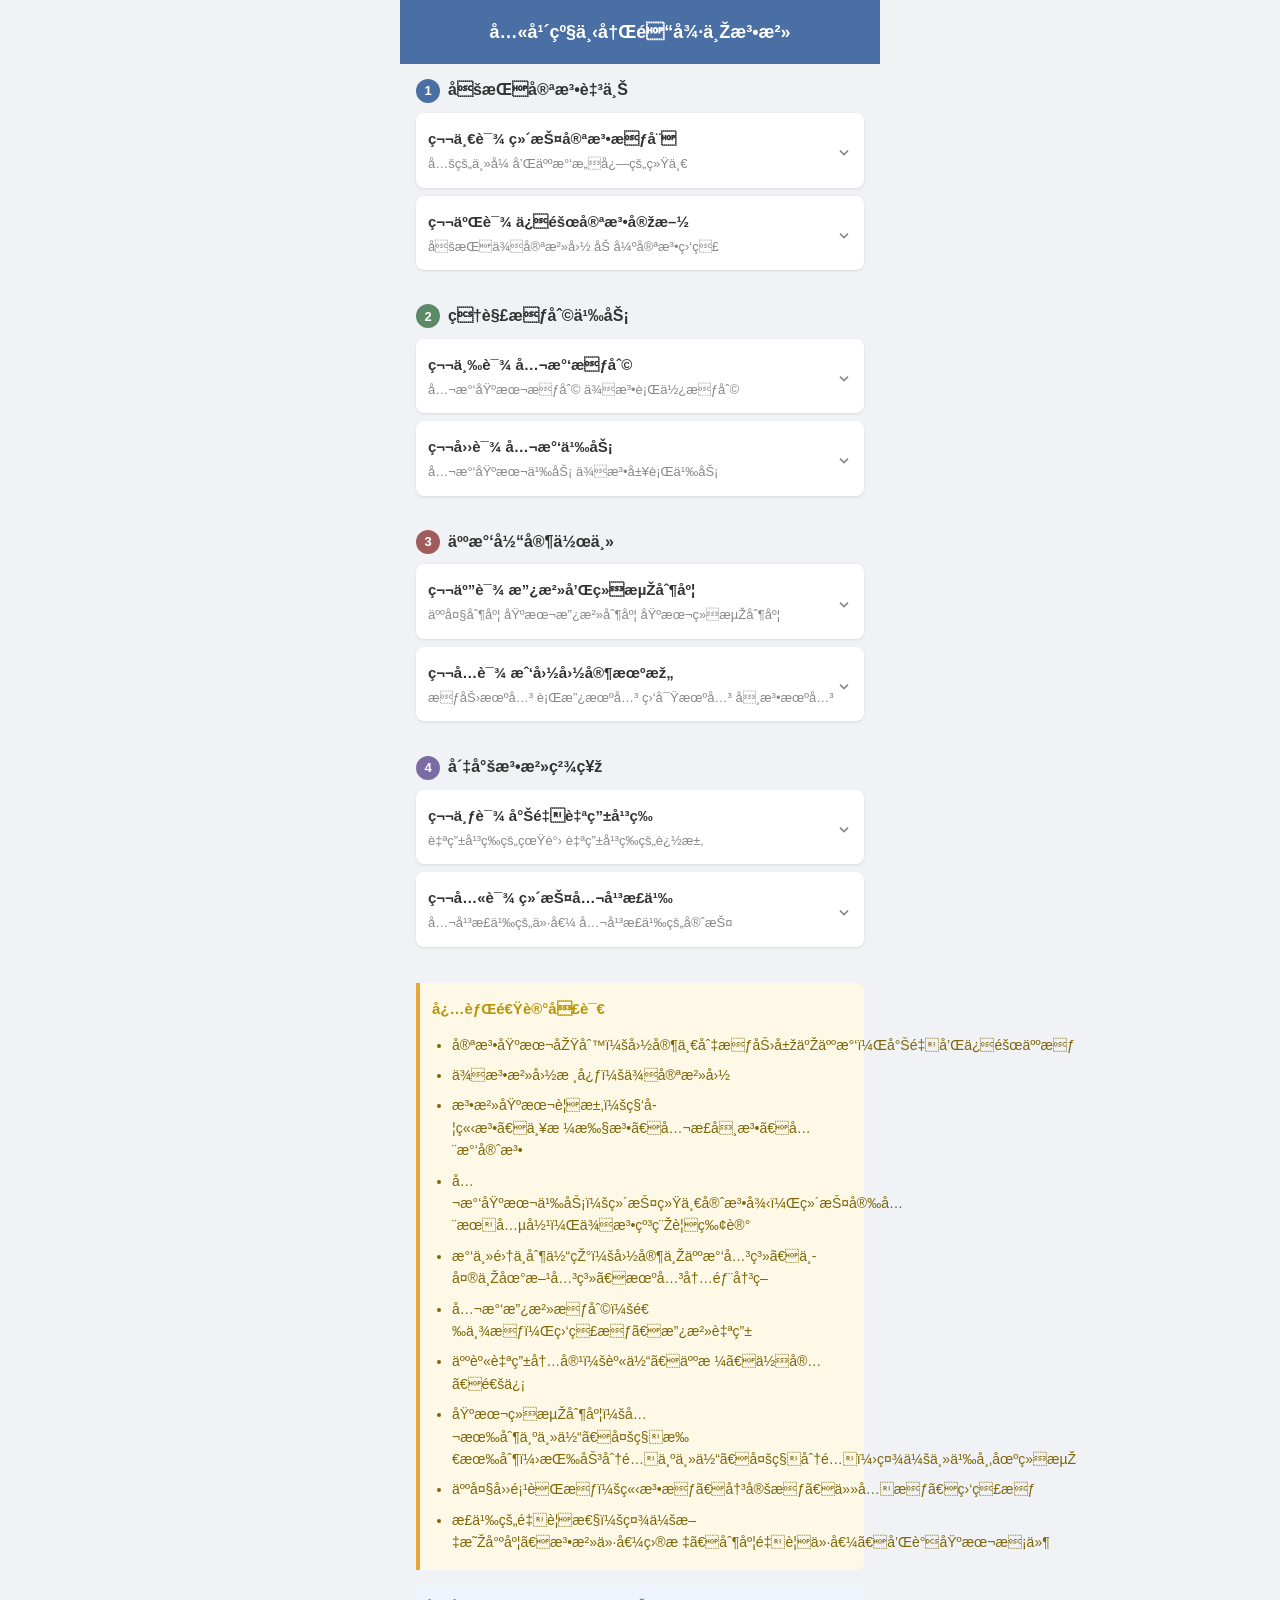
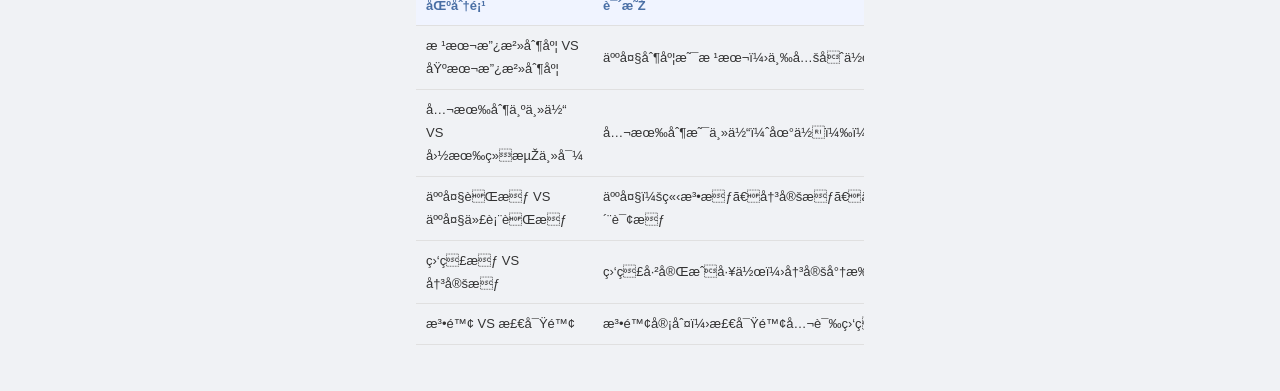
<file: education/index.html>
<!DOCTYPE html>
<html lang="zh-CN>
<head>
<meta charset="UTF-8">
<meta name="viewport" content="width=device-width, initial-scale=1.0">
<title>八年级下册道德与法治复习</title>
<style>
*{margin:0;padding:0;box-sizing:border-box}
body{font-family:-apple-system,BlinkMacSystemFont,"PingFang SC",sans-serif;background:#F0F2F5;color:#333;font-size:16px;line-height:1.8;max-width:480px;margin:0 auto;min-height:100vh;padding-bottom:30px}
.header{background:#4A6FA5;color:#fff;padding:16px;text-align:center}
.header h1{font-size:18px;font-weight:600}
.unit{padding:12px 16px}
.unit-title{display:flex;align-items:center;gap:8px;font-size:16px;font-weight:600;margin-bottom:8px}
.unit-num{width:24px;height:24px;background:#4A6FA5;color:#fff;border-radius:50%;display:flex;align-items:center;justify-content:center;font-size:13px}
.card{background:#fff;border-radius:8px;padding:12px;margin-bottom:8px;box-shadow:0 1px 3px rgba(0,0,0,0.1)}
.card-header{display:flex;align-items:center;justify-content:space-between;cursor:pointer}
.card-title{font-size:15px;font-weight:600}
.card-sub{font-size:13px;color:#888}
.arrow{width:16px;height:16px;transition:transform 0.2s;flex-shrink:0}
.card.open .arrow{transform:rotate(180deg)}
.content{display:none;padding-top:10px}
.card.open .content{display:block}
.box{border:1px solid #e0e0e0;border-radius:6px;margin-bottom:8px;overflow:hidden}
.box:last-child{margin-bottom:0}
.label{padding:6px 10px;font-size:14px;font-weight:600}
.label.blue{background:#EBF5FB;color:#2471A3}
.label.yellow{background:#FEF9E7;color:#B7950B}
.label.green{background:#EAFAF1;color:#1E8449}
.label.red{background:#FDEDEC;color:#922B21}
.text{padding:8px 10px;font-size:15px}
.fold{position:relative;max-height:60px;overflow:hidden}
.fold::after{content:"";position:absolute;bottom:0;left:0;right:0;height:20px;background:linear-gradient(transparent,#fff)}
.btn{width:100%;padding:6px;text-align:center;background:#f5f5f5;border:none;font-size:13px;color:#4A6FA5;cursor:pointer;display:block}
.btn:active{background:#e8e8e8}
.slogan{background:#FEF9E7;border-left:4px solid #E8A838;padding:12px;margin:16px;border-radius:0 8px 8px 0}
.slogan-title{font-size:15px;font-weight:700;color:#B7950B;margin-bottom:8px}
.slogan li{font-size:14px;color:#7D6608;padding:4px 0;line-height:1.6}
.table-wrap{overflow-x:auto;margin:16px}
table{width:100%;border-collapse:collapse;font-size:13px}
th,td{padding:8px 10px;text-align:left;border-bottom:1px solid #e0e0e0}
th{background:#F0F4FF;color:#4A6FA5;font-weight:600}
#read-marker{position:fixed;top:10px;right:10px;background:#E8A838;color:#fff;padding:6px 12px;border-radius:20px;font-size:13px;z-index:999;pointer-events:none}
</style>
</head>
<body>
<div class="header"><h1>八年级下册道德与法治</h1></div>

<div class="unit"><div class="unit-title"><div class="unit-num">1</div>坚持宪法至上</div>
<div class="card" onclick="toggle(this)"><div class="card-header"><div><div class="card-title">第一课 维护宪法权威</div><div class="card-sub">党的主张和人民意志的统一</div></div><div class="arrow"><svg viewBox="0 0 20 20"><path d="M5 7l5 5 5-5" stroke="#888" stroke-width="2" fill="none"/></svg></div></div><div class="content" onclick="stop(event)">
<div class="box"><div class="label blue">国家性质</div><div class="text">中华人民共和国是工人阶级领导的、以工农联盟为基础的人民民主专政的社会主义国家。根本制度：社会主义制度。</div></div>
<div class="box"><div class="label blue">党的领导</div><div class="text fold">中国共产党是中国工人阶级的先锋队，同时是中国人民和中华民族的先锋队。全心全意为人民服务是党的根本宗旨。中国共产党领导是中国特色社会主义最本质的特征，是中国特色社会主义制度的最大优势。</div><button class="btn" onclick="foldBtn(this,event)">展开</button></div>
<div class="box"><div class="label yellow">意思是</div><div class="text">中国共产党始终代表人民利益，领导中国人民不断前进，是中国特色社会主义事业的领导核心。</div></div>
<div class="box"><div class="label blue">宪法基本原则</div><div class="text">国家的一切权力属于人民。尊重和保障人权。<b>注意：</b>一切权力属于"人民"而不是"公民"。</div></div>
<div class="box"><div class="label blue">保障人权</div><div class="text fold">1.立法：宪法规定公民基本权利 2.执法：行政机关树立人权意识 3.监察：加强对公职人员监督 4.司法：保护公民合法权益 5.普法：增强全民法治观念</div><button class="btn" onclick="foldBtn(this,event)">展开</button></div>
<div class="box"><div class="label blue">规范权力运行</div><div class="text"><b>法定职责必须为，法无授权不可为。</b></div></div>
<div class="box"><div class="label green">口诀</div><div class="text">权力是把双刃剑，用好造福人民，滥用贻害无穷</div></div>
<div class="box"><div class="label blue">宪法地位</div><div class="text">宪法是国家的根本法，具有最高的法律地位、法律权威和法律效力。</div></div>
<div class="box"><div class="label blue">增强宪法意识</div><div class="text"><b>国家：</b>设立国家宪法日，建立宪法宣誓制度<br><b>公民：</b>学习宪法、认同宪法、践行宪法</div></div>
<div class="box"><div class="label green">口诀</div><div class="text">学宪法、懂宪法、信宪法、用宪法</div></div>
</div></div>

<div class="card" onclick="toggle(this)"><div class="card-header"><div><div class="card-title">第二课 保障宪法实施</div><div class="card-sub">坚持依宪治国 加强宪法监督</div></div><div class="arrow"><svg viewBox="0 0 20 20"><path d="M5 7l5 5 5-5" stroke="#888" stroke-width="2" fill="none"/></svg></div></div><div class="content" onclick="stop(event)">
<div class="box"><div class="label blue">宪法监督</div><div class="text">监督是权力正确行使的根本保证，不受监督的权力将导致腐败。</div></div>
<div class="box"><div class="label blue">宪法宣誓意义</div><div class="text">有利于强化公职人员宪法意识，捍卫宪法地位，维护宪法权威，推进法治中国建设。</div></div>
<div class="box"><div class="label green">核心</div><div class="text">依法治国核心是依宪治国</div></div>
</div></div>
</div></div>

<div class="unit"><div class="unit-title"><div class="unit-num" style="background:#5D8A66">2</div>理解权利义务</div>
<div class="card" onclick="toggle(this)"><div class="card-header"><div><div class="card-title">第三课 公民权利</div><div class="card-sub">公民基本权利 依法行使权利</div></div><div class="arrow"><svg viewBox="0 0 20 20"><path d="M5 7l5 5 5-5" stroke="#888" stroke-width="2" fill="none"/></svg></div></div><div class="content" onclick="stop(event)">
<div class="box"><div class="label blue">政治权利</div><div class="text">选举权和被选举权，监督权（批评权、建议权、申诉权、控告权、检举权），言论出版集会结社游行示威自由。</div></div>
<div class="box"><div class="label blue">人身自由</div><div class="text">人身自由是公民最基本，最重要的权利，包括：身体、人格、住宅、通信自由。</div></div>
<div class="box"><div class="label blue">人格尊严</div><div class="text">名誉权、荣誉权、肖像权、姓名权、隐私权。</div></div>
<div class="box"><div class="label blue">社会经济权利</div><div class="text fold">财产权、劳动权、物质帮助权、受教育权、文化权利。<b>注意：劳动和受教育既是权利也是义务！</b></div><button class="btn" onclick="foldBtn(this,event)">展开</button></div>
<div class="box"><div class="label blue">依法行使权利</div><div class="text">不得损害国家，社会、集体的利益和其他公民的合法权利；依照法定程序行使和维护权利。</div></div>
<div class="box"><div class="label green">口诀</div><div class="text">行使权利有界限，损害他人不可行，法定程序要遵守</div></div>
<div class="box"><div class="label blue">诉讼方式</div><div class="text">民事诉讼（人身财产争议）、刑事自诉（侵犯权益犯罪）、行政诉讼（行政行为侵权）。</div></div>
</div></div>

<div class="card" onclick="toggle(this)"><div class="card-header"><div><div class="card-title">第四课 公民义务</div><div class="card-sub">公民基本义务 依法履行义务</div></div><div class="arrow"><svg viewBox="0 0 20 20"><path d="M5 7l5 5 5-5" stroke="#888" stroke-width="2" fill="none"/></svg></div></div><div class="content" onclick="stop(event)">
<div class="box"><div class="label blue">基本义务</div><div class="text">遵守宪法和法律，维护国家利益，依法服兵役，依法纳税，劳动，受教育，计划生育，赡养父母等。</div></div>
<div class="box"><div class="label green">口诀</div><div class="text">维护统一守法律，维护安全服兵役，依法纳税要牢记</div></div>
<div class="box"><div class="label blue">权利义务关系</div><div class="text">公民的权利与义务相互依存、相互促进。某些权利同时也是义务（劳动和受教育）。</div></div>
<div class="box"><div class="label blue">履行法定义务</div><div class="text">法律要求做的必须去做，法律禁止做的坚决不做。</div></div>
<div class="box"><div class="label blue">违反义务后果</div><div class="text">民事责任、行政责任、刑事责任。</div></div>
</div></div>
</div></div>

<div class="unit"><div class="unit-title"><div class="unit-num" style="background:#A05C5C">3</div>人民当家作主</div>
<div class="card" onclick="toggle(this)"><div class="card-header"><div><div class="card-title">第五课 政治和经济制度</div><div class="card-sub">人大制度 基本政治制度 基本经济制度</div></div><div class="arrow"><svg viewBox="0 0 20 20"><path d="M5 7l5 5 5-5" stroke="#888" stroke-width="2" fill="none"/></svg></div></div><div class="content" onclick="stop(event)">
<div class="box"><div class="label blue">人大制度</div><div class="text">人民代表大会制度是我国的根本政治制度。</div></div>
<div class="box"><div class="label blue">人大职权</div><div class="text">立法权、决定权、任免权、监督权。<br><b>区分：</b>人大代表职权是审议权、表决权、提案权、质询权。</div></div>
<div class="box"><div class="label blue">基本政治制度</div><div class="text">1.中国共产党领导的多党合作和政治协商制度<br>2.民族区域自治制度<br>3.基层群众自治制度</div></div>
<div class="box"><div class="label blue">人民政协</div><div class="text"><b>性质：</b>爱国统一战线组织<br><b>主题：</b>团结和民主<br><b>注意：</b>不是国家机关！</div></div>
<div class="box"><div class="label blue">民族区域自治</div><div class="text"><b>注意：</b>不是"高度自治"，必须在国家统一领导下！</div></div>
<div class="box"><div class="label blue">基本经济制度</div><div class="text">公有制为主体、多种所有制经济共同发展；按劳分配为主体、多种分配方式并存；社会主义市场经济体制。</div></div>
<div class="box"><div class="label blue">公有制经济</div><div class="text">国有经济（主导力量）、集体经济、混合所有制中的国有和集体成分。<br><b>区分：</b>公有制为主体是地位，国有经济主导是作用。</div></div>
</div></div>

<div class="card" onclick="toggle(this)"><div class="card-header"><div><div class="card-title">第六课 我国国家机构</div><div class="card-sub">权力机关 行政机关 监察机关 司法机关</div></div><div class="arrow"><svg viewBox="0 0 20 20"><path d="M5 7l5 5 5-5" stroke="#888" stroke-width="2" fill="none"/></svg></div></div><div class="content" onclick="stop(event)">
<div class="box"><div class="label blue">全国人大</div><div class="text"><b>性质：</b>最高国家权力机关<br><b>职权：</b>最高立法权、决定权、任免权、监督权</div></div>
<div class="box"><div class="label blue">国务院</div><div class="text">最高行政机关，统一领导地方各级人民政府。</div></div>
<div class="box"><div class="label blue">监察委员会</div><div class="text">对所有行使公权力的公职人员进行监察，实现国家监察全面覆盖。</div></div>
<div class="box"><div class="label blue">法院</div><div class="text">国家的审判机关。</div></div>
<div class="box"><div class="label blue">检察院</div><div class="text">国家的法律监督机关和公诉机关。</div></div>
</div></div>
</div></div>

<div class="unit"><div class="unit-title"><div class="unit-num" style="background:#7B6BA5">4</div>崇尚法治精神</div>
<div class="card" onclick="toggle(this)"><div class="card-header"><div><div class="card-title">第七课 尊重自由平等</div><div class="card-sub">自由平等的真谛 自由平等的追求</div></div><div class="arrow"><svg viewBox="0 0 20 20"><path d="M5 7l5 5 5-5" stroke="#888" stroke-width="2" fill="none"/></svg></div></div><div class="content" onclick="stop(event)">
<div class="box"><div class="label blue">正确认识自由</div><div class="text">自由不是为所欲为，是法律之内的自由。</div></div>
<div class="box"><div class="label green">口诀</div><div class="text">自由不是为所欲为，法律之内才自由</div></div>
<div class="box"><div class="label blue">法治与自由</div><div class="text">法治标定了自由的界限，法治也是自由的保障。有边界才有秩序，守底线才享自由。</div></div>
<div class="box"><div class="label blue">平等表现</div><div class="text">平等享有权利、平等履行义务、合法权益平等保护、违法同等追究。</div></div>
</div></div>

<div class="card" onclick="toggle(this)"><div class="card-header"><div><div class="card-title">第八课 维护公平正义</div><div class="card-sub">公平正义的价值 公平正义的守护</div></div><div class="arrow"><svg viewBox="0 0 20 20"><path d="M5 7l5 5 5-5" stroke="#888" stroke-width="2" fill="none"/></svg></div></div><div class="content" onclick="stop(event)">
<div class="box"><div class="label blue">公平的内涵</div><div class="text">公平包括权利公平、规则公平、机会公平。</div></div>
<div class="box"><div class="label blue">公平的重要性</div><div class="text">公平是个人生存发展的重要保障，是社会稳定进步的重要基础。</div></div>
<div class="box"><div class="label blue">正义的重要性</div><div class="text">正义是社会文明的尺度，是法治追求的基本价值目标，是社会制度的重要价值，是社会和谐的基本条件。</div></div>
<div class="box"><div class="label blue">守护公平</div><div class="text"><b>个人：</b>站在公平立场，敢于对不公平说"不"<br><b>制度：</b>立法公平、司法公正</div></div>
</div></div>
</div></div>

<div class="slogan">
<div class="slogan-title">必背速记口诀</div>
<ul style="padding-left:20px">
<li>宪法基本原则：国家一切权力属于人民，尊重和保障人权</li>
<li>依法治国核心：依宪治国</li>
<li>法治基本要求：科学立法、严格执法、公正司法、全民守法</li>
<li>公民基本义务：维护统一守法律，维护安全服兵役，依法纳税要牢记</li>
<li>民主集中制体现：国家与人民关系、中央与地方关系、机关内部决策</li>
<li>公民政治权利：选举权，监督权、政治自由</li>
<li>人身自由内容：身体、人格、住宅、通信</li>
<li>基本经济制度：公有制为主体、多种所有制；按劳分配为主体、多种分配；社会主义市场经济</li>
<li>人大四项职权：立法权、决定权、任免权、监督权</li>
<li>正义的重要性：社会文明尺度、法治价值目标、制度重要价值、和谐基本条件</li>
</ul>
</div>

<div class="table-wrap">
<table>
<thead><tr><th>区分项</th><th>说明</th></tr></thead>
<tbody>
<tr><td>根本政治制度 VS 基本政治制度</td><td>人大制度是根本；三党合作、民族自治、基层自治是基本</td></tr>
<tr><td>公有制为主体 VS 国有经济主导</td><td>公有制是主体（地位）；国有经济是主导（作用）</td></tr>
<tr><td>人大职权 VS 人大代表职权</td><td>人大：立法权、决定权、任免权、监督权；代表：审议、表决、提案、质询权</td></tr>
<tr><td>监督权 VS 决定权</td><td>监督已完成工作；决定将执行工作</td></tr>
<tr><td>法院 VS 检察院</td><td>法院审判；检察院公诉监督</td></tr>
</tbody>
</table>
</div>

<script>
function toggle(el){el.classList.toggle("open")}
function stop(e){e.stopPropagation()}
function foldBtn(btn,e){e.stopPropagation();var box=btn.previousElementSibling;if(box.classList.contains("fold")){box.classList.remove("fold");btn.textContent="收起";}else{box.classList.add("fold");btn.textContent="展开";}}

var STORAGE_KEY="daoFaProgress3";

function saveProgress(){try{var data={scrollY:window.scrollY,openCards:[]};var cards=document.querySelectorAll(".card");for(var i=0;i<cards.length;i++){if(cards[i].classList.contains("open"))data.openCards.push(i);}localStorage.setItem(STORAGE_KEY,JSON.stringify(data));}catch(e){}}

function loadProgress(){try{var saved=localStorage.getItem(STORAGE_KEY);if(!saved)return;var data=JSON.parse(saved);var cards=document.querySelectorAll(".card");if(data.openCards){data.openCards.forEach(function(i){if(cards[i])cards[i].classList.add("open");});}if(true){var marker=document.createElement("div");marker.id="read-marker";marker.textContent="上次看到这里";document.body.appendChild(marker);}}catch(e){}}

window.addEventListener("scroll",function(){var m=document.getElementById("read-marker");if(m)m.parentNode.removeChild(m);saveProgress();});

loadProgress();
</script>
<div id="read-marker" style="position:fixed;top:10px;right:10px;background:#E8A838;color:#fff;padding:6px 12px;border-radius:20px;font-size:13px;z-index:999;pointer-events:none">上次看到这里</div></body>
</html>
</file>
